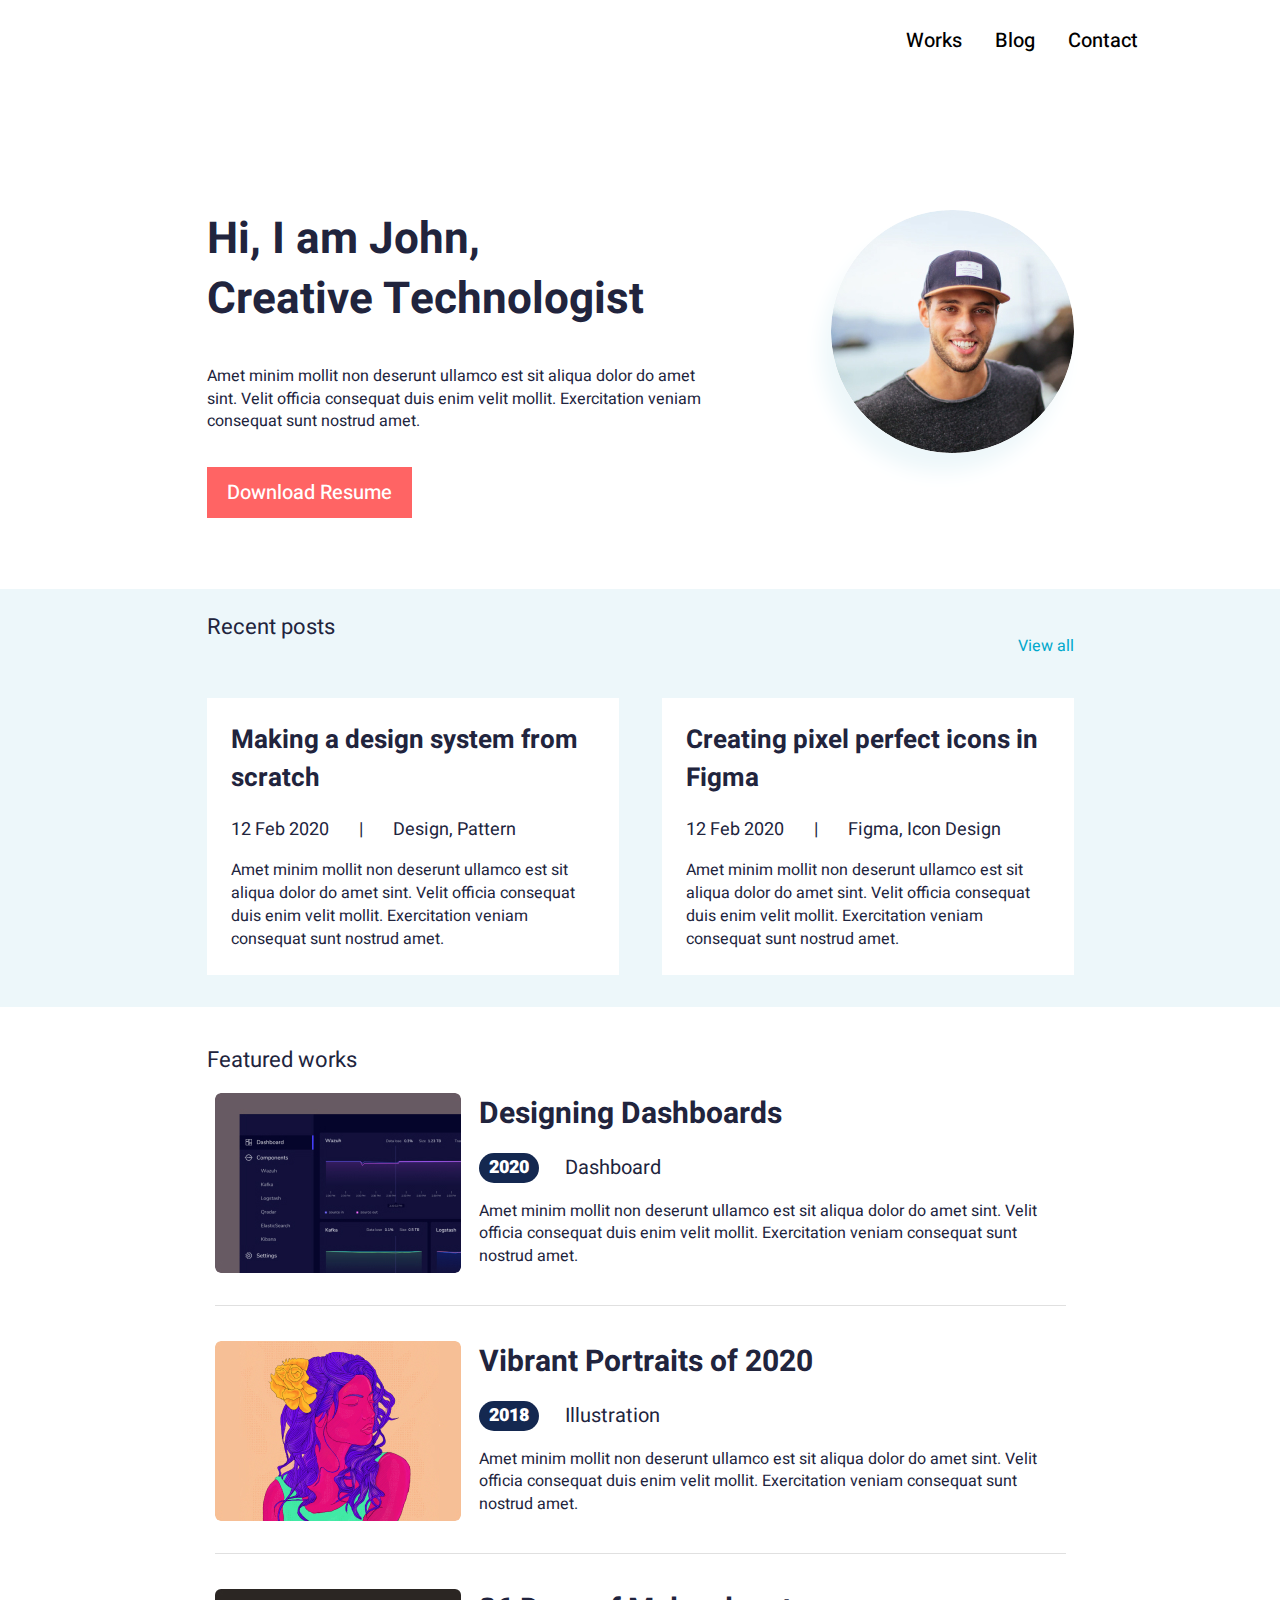
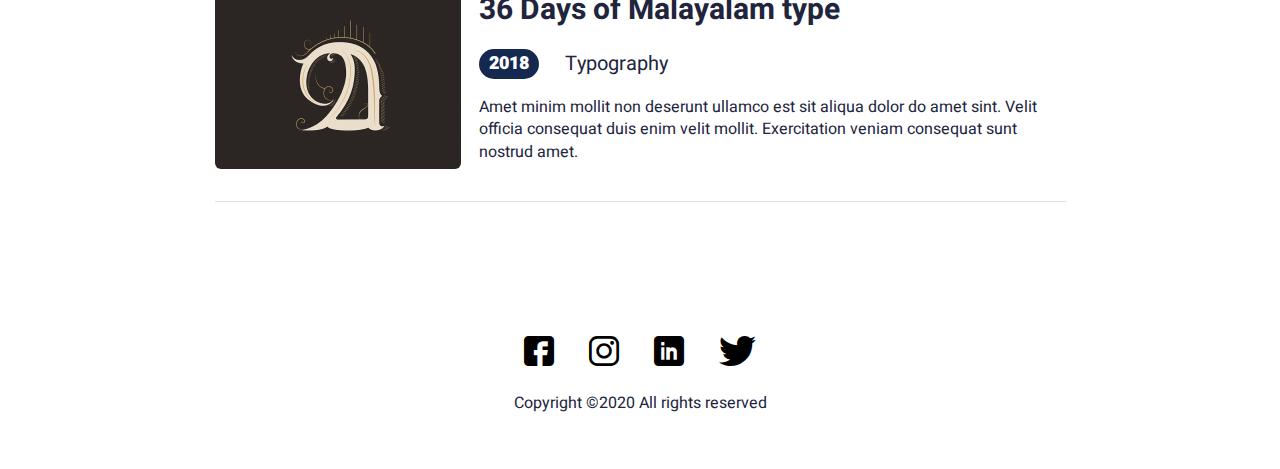
<file: index.html>
<!DOCTYPE html>
<html lang="en">
<head>
  <meta charset="UTF-8">
  <meta http-equiv="X-UA-Compatible" content="IE=edge">
  <meta name="viewport" content="width=device-width, initial-scale=1.0">
  <link rel="stylesheet" href="css/style.css">
  <link rel="stylesheet" href="css/iconFont.css">
  <title>Home Page</title>
</head>
<body>
  <div class="wrapper">
<header class="header">
  <!--bi = big indent-->
  <div class="header__content">
    <div class="menu header__menu">
      <div class="icon-menu menu-icon">
        <span></span>
        <span></span>
        <span></span>
      </div>
      <nav class="menu__body">
        <ul class="menu__list">
          <li class="menu__item"><a href="work.html" class="menu__link menu__link_active-1">Works</a></li>
          <li class="menu__item"><a href="blog.html" class="menu__link menu__link_active-2">Blog</a></li>
          <li class="menu__item"><a href="#" class="menu__link menu__link_active-3">Contact</a></li>
        </ul>
      </nav>
    </div>
  </div>
</header>    <main class="content content__main content__main--mobi">
      <section class="hello">
        <div class="_container">
          <div class="hello__body">
            <div class="hello__content">
              <div class="title-main hello__title">
                Hi, I am John, <br />Creative Technologist
              </div>
              <div class="text hello__text">
                Amet minim mollit non deserunt ullamco est sit aliqua dolor do amet sint. Velit officia consequat duis enim velit mollit. Exercitation veniam consequat sunt nostrud amet.
              </div>
              <button class="btn hello__btn">Download Resume</button>
            </div>
            <div class="hello__img">
              <img src="img/hi/photo.jpg" alt="John's photo">
            </div>
          </div>
        </div>
      </section>
      <section class="posts">
        <div class="_container">
          <div class="posts__header">
            <div class="label posts__label">Recent posts</div>
            <div class="posts__link">View all</div>
          </div>
          <div class="posts__columns">
            <div class="posts__column">
              <a href="#" class="title posts__title title--sm">
                Making a design system from scratch
              </a>
              <div class="posts__info info">
                <div class="info__item">12 Feb 2020 <span>|</span> Design, Pattern</div>
              </div>
              <div class="text">
                Amet minim mollit non deserunt ullamco est sit aliqua dolor do amet sint. Velit officia consequat duis enim velit mollit. Exercitation veniam consequat sunt nostrud amet.
              </div>
            </div>
            <div class="posts__column">
              <a href="#" class="title posts__title title--sm">
                Creating pixel perfect icons in Figma
              </a>
              <div class="posts__info info">
                <div class="info__item">12 Feb 2020 <span>|</span> Figma, Icon Design</div>
              </div>
              <div class="text">
                Amet minim mollit non deserunt ullamco est sit aliqua dolor do amet sint. Velit officia consequat duis enim velit mollit. Exercitation veniam consequat sunt nostrud amet.
              </div>
            </div>
          </div>
        </div>
      </section>
      <section class="featured-works">
        <div class="_container">
          <div class="label featured-works__label">Featured works</div>
          <div class="works">
            <div class="featured-works__row">
              <article class="works__column featured-works__column">
                <div class="works__column-row">
                  <a href="work-detail.html" class="works__img ibg">
                    <img src="img/works/img__1.jpg" alt="work">
                  </a>
                  <div class="works__column-content">
                    <a href="work-detail.html" class="title works__title">Designing Dashboards</a>
                    <div class="element works__element">
                      <div class="element__year">2020</div>
                      <div class="element__item works__element-item">Dashboard</div>
                    </div>
                    <div class="text">
                      Amet minim mollit non deserunt ullamco est sit aliqua dolor do amet sint. Velit officia consequat duis enim velit mollit. Exercitation veniam consequat sunt nostrud amet.
                    </div>
                  </div>
                </div>
              </article>
              <article class="works__column featured-works__column">
                <div class="works__column-row">
                  <a href="work-detail.html" class="works__img ibg">
                    <img src="img/works/img__2.jpg" alt="work">
                  </a>
                  <div class="works__column-content">
                    <a href="work-detail.html" class="title works__title">Vibrant Portraits of 2020</a>
                    <div class="element works__element">
                      <div class="element__year">2018</div>
                      <div class="element__item works__element-item">Illustration</div>
                    </div>
                    <div class="text">
                      Amet minim mollit non deserunt ullamco est sit aliqua dolor do amet sint. Velit officia consequat duis enim velit mollit. Exercitation veniam consequat sunt nostrud amet.
                    </div>
                  </div>
                </div>
              </article>
              <article class="works__column featured-works__column">
                <div class="works__column-row">
                  <a href="work-detail.html" class="works__img ibg">
                    <img src="img/works/img__3.jpg" alt="work">
                  </a>
                  <div class="works__column-content">
                    <a href="work-detail.html" class="title works__title">36 Days of Malayalam type</a>
                    <div class="element works__element">
                      <div class="element__year">2018</div>
                      <div class="element__item works__element-item">Typography</div>
                    </div>
                    <div class="text">
                      Amet minim mollit non deserunt ullamco est sit aliqua dolor do amet sint. Velit officia consequat duis enim velit mollit. Exercitation veniam consequat sunt nostrud amet.
                    </div>
                  </div>
                </div>
              </article>
            </div>
          </div>
        </div>
      </section>
    </main>
<footer class="footer">
  <div class="footer__body">
    <div class="footer__social">
      <a href="#" class="footer__item _icon-fb"></a>
      <a href="#" class="footer__item _icon-insta"></a>
      <a href="#" class="footer__item _icon-Linkedin"></a>
      <a href="#" class="footer__item _icon-twitter"></a>
    </div>
    <div class="text">
      Copyright ©2020 All rights reserved 
    </div>
  </div>
</footer>  </div>
  <script src="https://code.jquery.com/jquery-3.6.0.min.js"></script>
  <script src="js/script.js"></script>
</body>
</html>
</file>
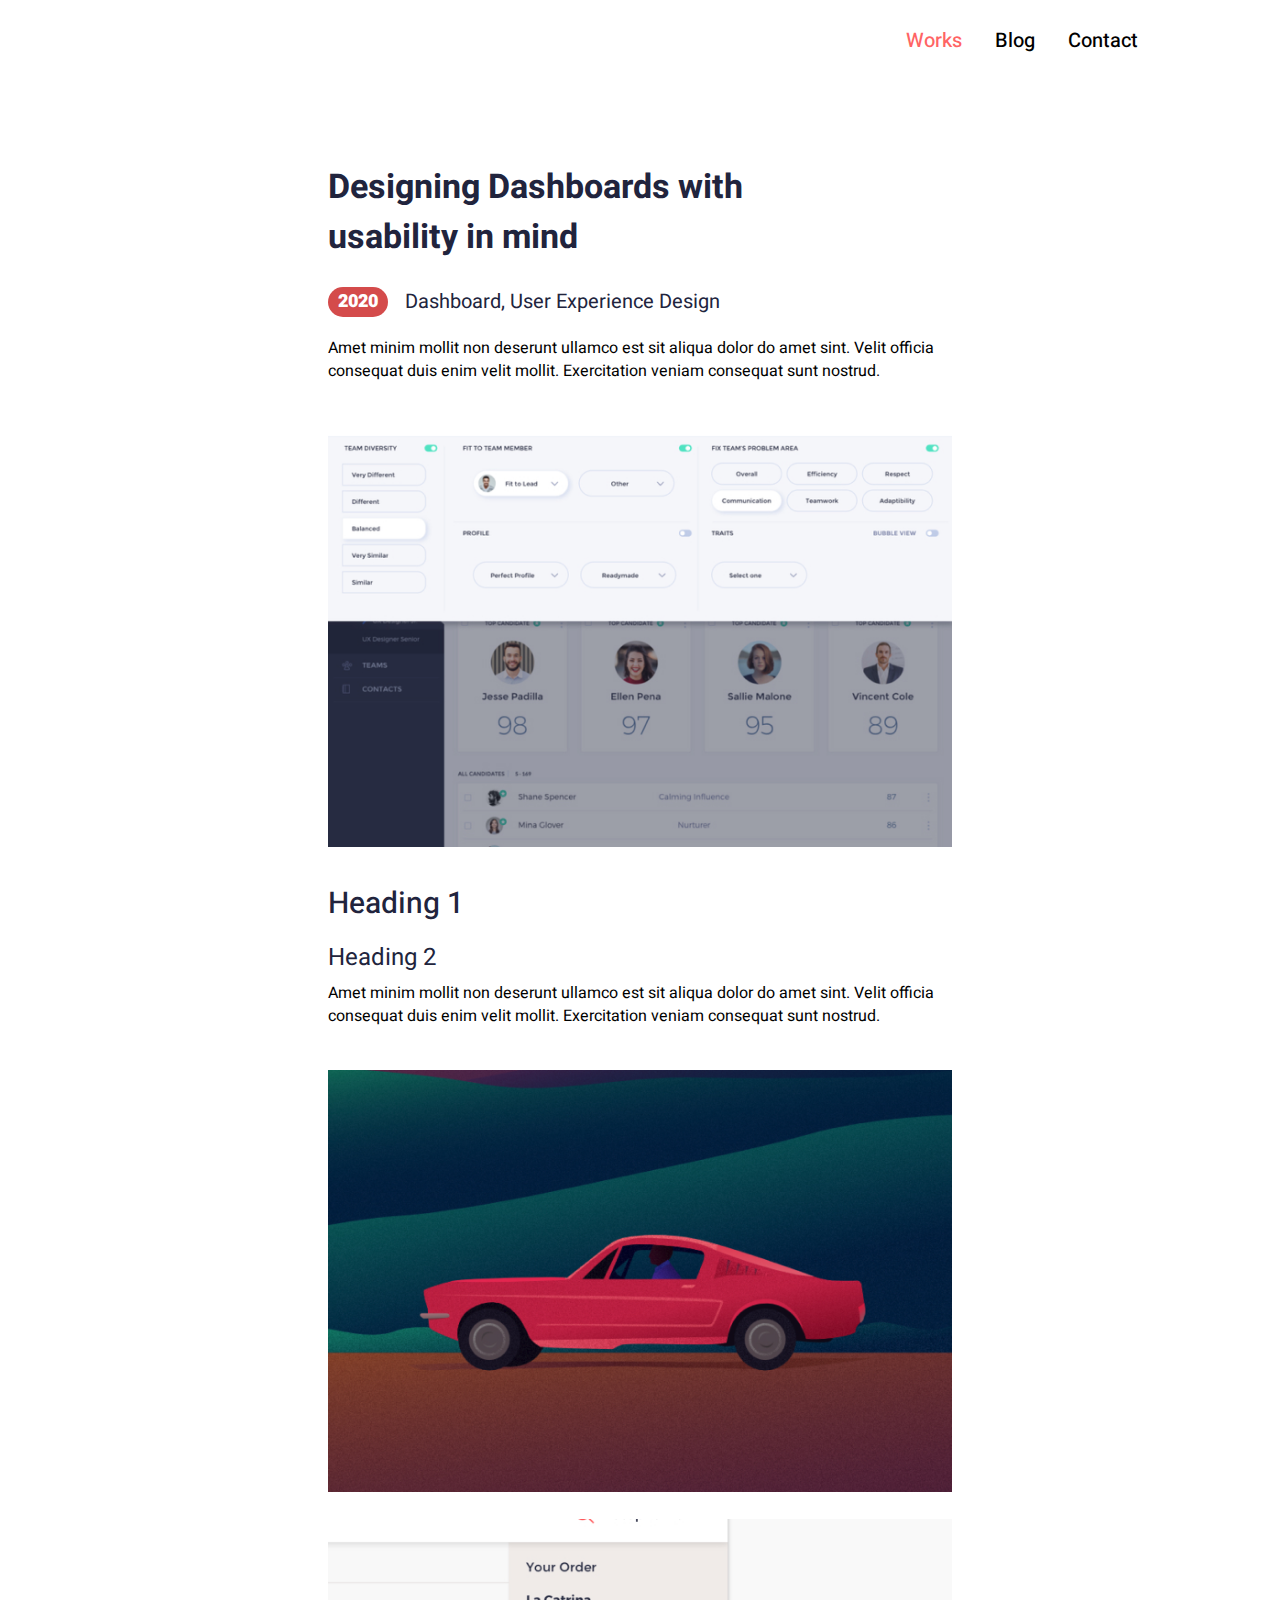
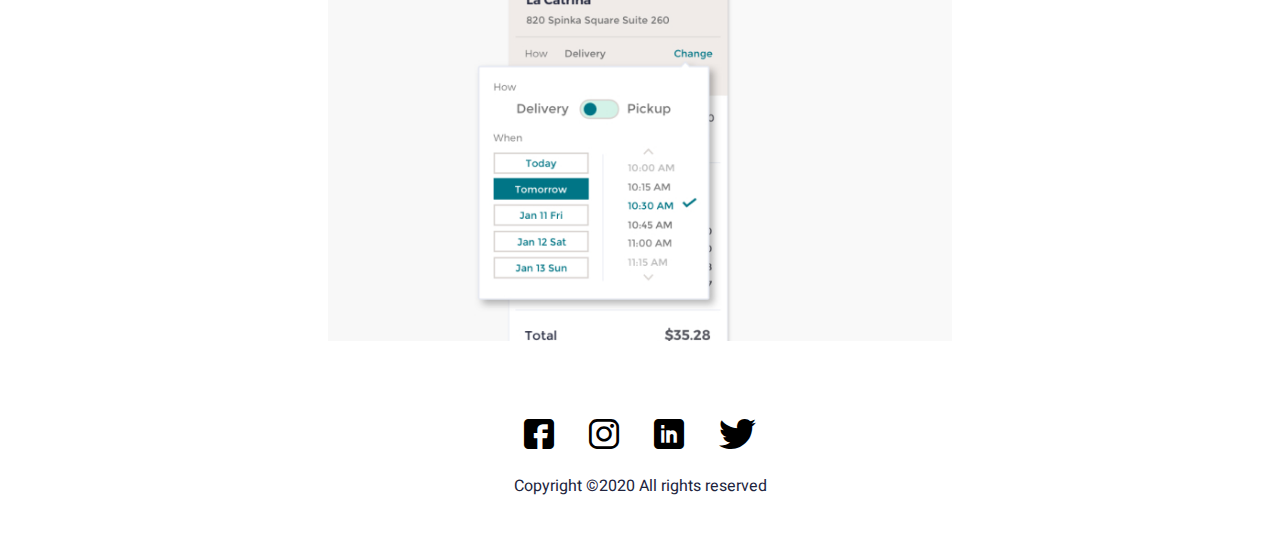
<file: work-detail.html>
<!DOCTYPE html>
<html lang="en">
<head>
  <meta charset="UTF-8">
  <meta http-equiv="X-UA-Compatible" content="IE=edge">
  <meta name="viewport" content="width=device-width, initial-scale=1.0">
  <link rel="stylesheet" href="css/style.css">
  <link rel="stylesheet" href="css/work-detail.css">
  <link rel="stylesheet" href="css/iconFont.css">
  <title>Work Detail</title>
</head>
<body>
  <div class="wrapper">
<header class="header">
  <!--bi = big indent-->
  <div class="header__content">
    <div class="menu header__menu">
      <div class="icon-menu menu-icon">
        <span></span>
        <span></span>
        <span></span>
      </div>
      <nav class="menu__body">
        <ul class="menu__list">
          <li class="menu__item"><a href="work.html" class="menu__link menu__link_active-1">Works</a></li>
          <li class="menu__item"><a href="blog.html" class="menu__link menu__link_active-2">Blog</a></li>
          <li class="menu__item"><a href="#" class="menu__link menu__link_active-3">Contact</a></li>
        </ul>
      </nav>
    </div>
  </div>
</header>    <main class="content">
      <div class="work-detail">
        <h1 class="work-detail__title">Designing Dashboards with usability in mind</h1>
        <div class="element work-detail__element">
          <div class="element__year element__year--p">2020</div>
          <div class="element__item">Dashboard, User Experience Design</div>
        </div>
        <div class="work-detail__text">
          <p>
            Amet minim mollit non deserunt ullamco est sit aliqua dolor do amet sint. Velit officia consequat duis enim velit mollit. Exercitation veniam consequat sunt nostrud.
          </p>
          <img src="img/works-detail/01.jpg" alt="image">
          <h2>Heading 1</h2> 
          <h3>Heading 2</h3>
          <p>
            Amet minim mollit non deserunt ullamco est sit aliqua dolor do amet sint. Velit officia consequat duis enim velit mollit. Exercitation veniam consequat sunt nostrud.
          </p>
          <img src="img/works-detail/02.jpg" alt="image">
          <img src="img/works-detail/03.jpg" alt="image"> 
        </div>
      </div>
    </main>
<footer class="footer">
  <div class="footer__body">
    <div class="footer__social">
      <a href="#" class="footer__item _icon-fb"></a>
      <a href="#" class="footer__item _icon-insta"></a>
      <a href="#" class="footer__item _icon-Linkedin"></a>
      <a href="#" class="footer__item _icon-twitter"></a>
    </div>
    <div class="text">
      Copyright ©2020 All rights reserved 
    </div>
  </div>
</footer>  </div>
  <script src="https://code.jquery.com/jquery-3.6.0.min.js"></script>
  <script src="js/script.js"></script>
</body>
</html>
</file>
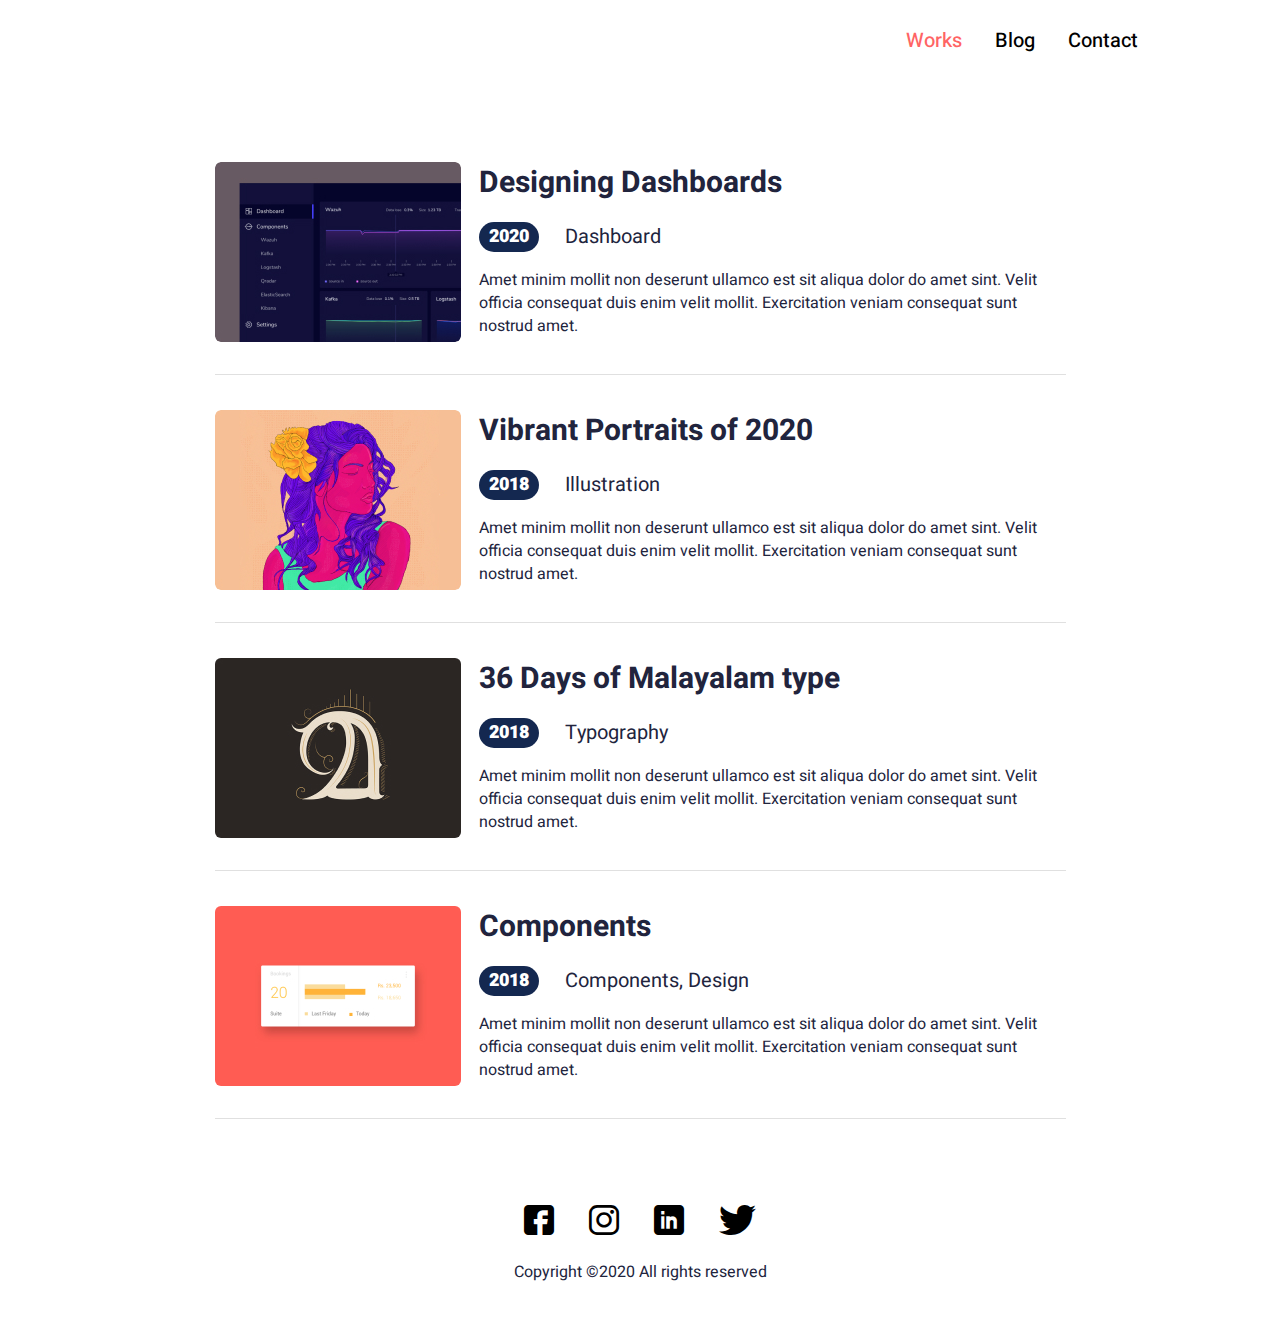
<file: work.html>
<!DOCTYPE html>
<html lang="en">
<head>
  <meta charset="UTF-8">
  <meta http-equiv="X-UA-Compatible" content="IE=edge">
  <meta name="viewport" content="width=device-width, initial-scale=1.0">
  <link rel="stylesheet" href="css/style.css">
  <link rel="stylesheet" href="css/work.css">
  <link rel="stylesheet" href="css/iconFont.css">
  <title>Work</title>
</head>
<body>
  <div class="wrapper">
<header class="header">
  <!--bi = big indent-->
  <div class="header__content">
    <div class="menu header__menu">
      <div class="icon-menu menu-icon">
        <span></span>
        <span></span>
        <span></span>
      </div>
      <nav class="menu__body">
        <ul class="menu__list">
          <li class="menu__item"><a href="work.html" class="menu__link menu__link_active-1">Works</a></li>
          <li class="menu__item"><a href="blog.html" class="menu__link menu__link_active-2">Blog</a></li>
          <li class="menu__item"><a href="#" class="menu__link menu__link_active-3">Contact</a></li>
        </ul>
      </nav>
    </div>
  </div>
</header>    <main class="content">
      <div class="work">
        <div class="_container works__container">
          <div class="works">
            <article class="works__column">
              <div class="works__column-row">
                <a href="work-detail.html" class="works__img ibg">
                  <img src="img/works/img__1.jpg" alt="work">
                </a>
                <div class="works__column-content">
                  <a href="work-detail.html" class="title works__title">Designing Dashboards</a>
                  <div class="element works__element">
                    <div class="element__year">2020</div>
                    <div class="element__item works__element-item">Dashboard</div>
                  </div>
                  <div class="text">
                    Amet minim mollit non deserunt ullamco est sit aliqua dolor do amet sint. Velit officia consequat duis enim velit mollit. Exercitation veniam consequat sunt nostrud amet.
                  </div>
                </div>
              </div>
            </article>
            <article class="works__column">
              <div class="works__column-row">
                <a href="work-detail.html" class="works__img ibg">
                  <img src="img/works/img__2.jpg" alt="work">
                </a>
                <div class="works__column-content">
                  <a href="work-detail.html" class="title works__title">Vibrant Portraits of 2020</a>
                  <div class="element works__element">
                    <div class="element__year">2018</div>
                    <div class="element__item works__element-item">Illustration</div>
                  </div>
                  <div class="text">
                    Amet minim mollit non deserunt ullamco est sit aliqua dolor do amet sint. Velit officia consequat duis enim velit mollit. Exercitation veniam consequat sunt nostrud amet.
                  </div>
                </div>
              </div>
            </article>
            <article class="works__column">
              <div class="works__column-row">
                <a href="work-detail.html" class="works__img ibg">
                  <img src="img/works/img__3.jpg" alt="work">
                </a>
                <div class="works__column-content">
                  <a href="work-detail.html" class="title works__title">36 Days of Malayalam type</a>
                  <div class="element works__element">
                    <div class="element__year">2018</div>
                    <div class="element__item works__element-item">Typography</div>
                  </div>
                  <div class="text">
                    Amet minim mollit non deserunt ullamco est sit aliqua dolor do amet sint. Velit officia consequat duis enim velit mollit. Exercitation veniam consequat sunt nostrud amet.
                  </div>
                </div>
              </div>
            </article>
            <article class="works__column">
                <div class="works__column-row">
                  <a href="work-detail.html" class="works__img ibg">
                    <img src="img/works/img__4.jpg" alt="work">
                  </a>
                  <div class="works__column-content">
                    <a href="work-detail.html" class="title works__title">Components</a>
                    <div class="element works__element">
                      <div class="element__year">2018</div>
                      <div class="element__item works__element-item">Components, Design</div>
                    </div>
                    <div class="text">
                      Amet minim mollit non deserunt ullamco est sit aliqua dolor do amet sint. Velit officia consequat duis enim velit mollit. Exercitation veniam consequat sunt nostrud amet.
                    </div>
                  </div>
                </div>
            </article>
            <article class="works__column">
                <div class="works__column-row">
                  <a href="work-detail.html" class="works__img ibg">
                    <img src="img/works/img__5.jpg" alt="work">
                  </a>
                  <div class="works__column-content">
                    <a href="work-detail.html" class="title works__title">Designing Landing pages</a>
                    <div class="element works__element">
                      <div class="element__year">2020</div>
                      <div class="element__item works__element-item">Website</div>
                    </div>
                    <div class="text">
                      Amet minim mollit non deserunt ullamco est sit aliqua dolor do amet sint. Velit officia consequat duis enim velit mollit. Exercitation veniam consequat sunt nostrud amet.
                    </div>
                  </div>
                </div>
            </article>
          </div>
        </div>
      </div>
    </main>
<footer class="footer">
  <div class="footer__body">
    <div class="footer__social">
      <a href="#" class="footer__item _icon-fb"></a>
      <a href="#" class="footer__item _icon-insta"></a>
      <a href="#" class="footer__item _icon-Linkedin"></a>
      <a href="#" class="footer__item _icon-twitter"></a>
    </div>
    <div class="text">
      Copyright ©2020 All rights reserved 
    </div>
  </div>
</footer>  </div>
  <script src="https://code.jquery.com/jquery-3.6.0.min.js"></script>
  <script src="js/script.js"></script>
</body>
</html>
</file>
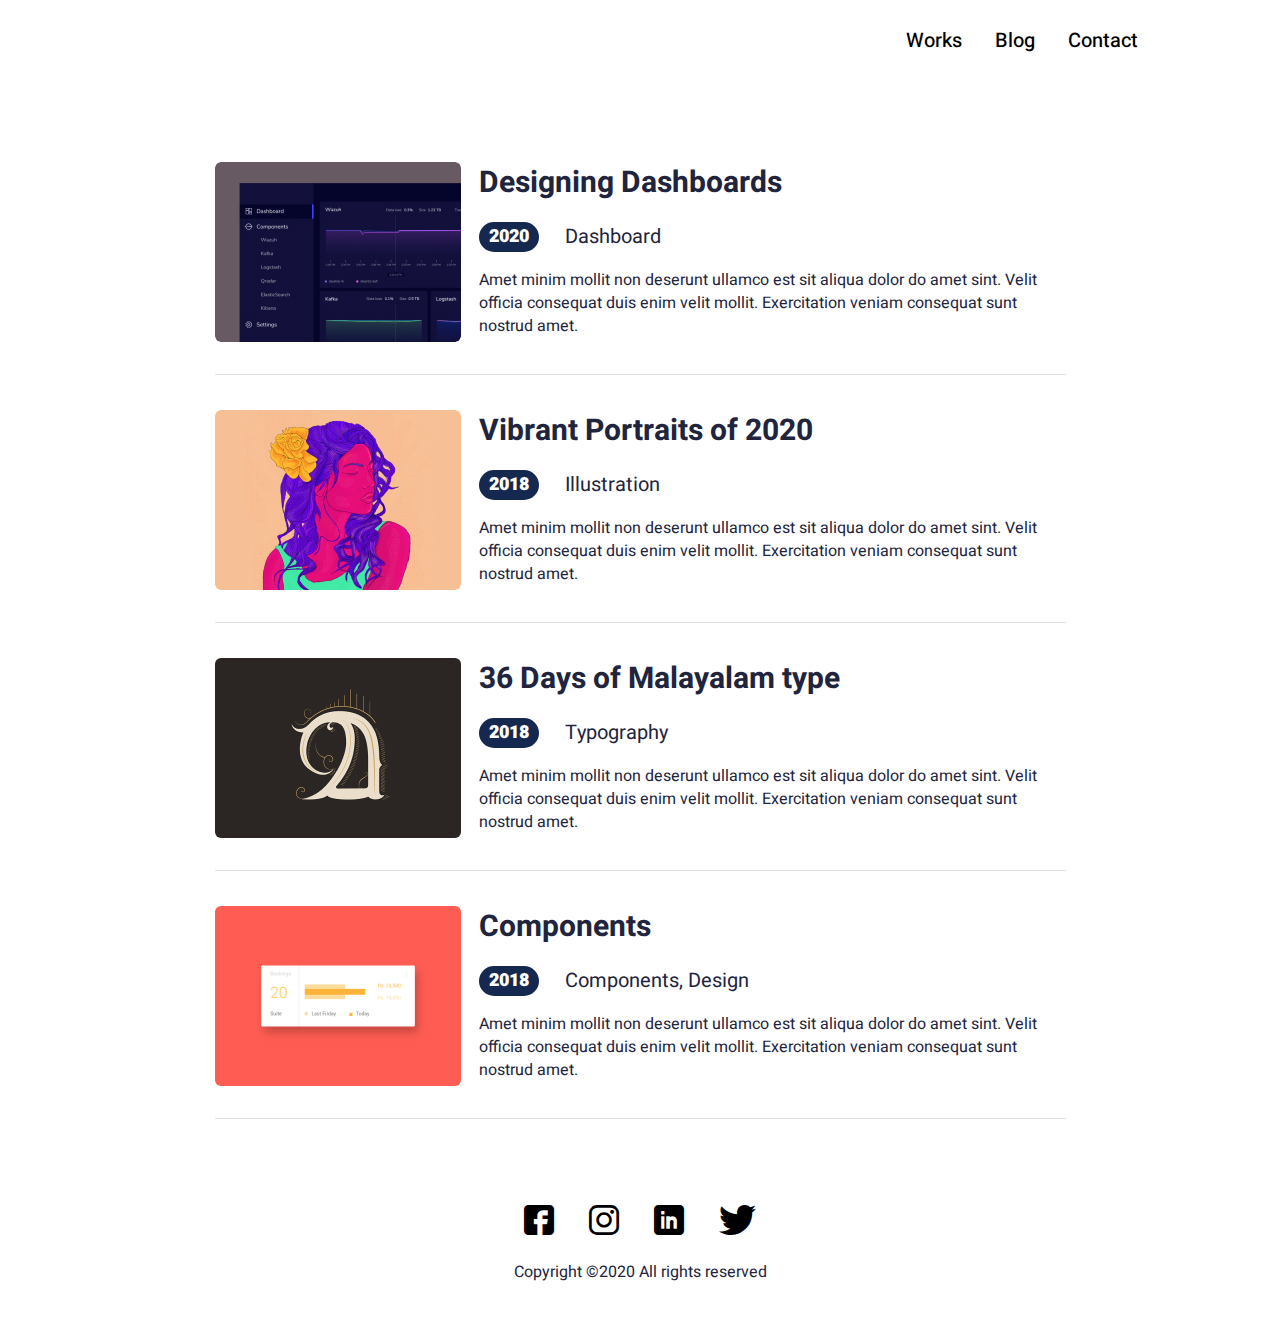
<file: works.html>
<!DOCTYPE html>
<html lang="en">
<head>
  <meta charset="UTF-8">
  <meta http-equiv="X-UA-Compatible" content="IE=edge">
  <meta name="viewport" content="width=device-width, initial-scale=1.0">
  <link rel="stylesheet" href="css/style.css">
  <link rel="stylesheet" href="css/works.css">
  <link rel="stylesheet" href="css/iconFont.css">
  <title>Work</title>
</head>
<body>
  <div class="wrapper">
<header class="header">
  <!--bi = big indent-->
  <div class="header__content">
    <div class="menu header__menu">
      <div class="icon-menu menu-icon">
        <span></span>
        <span></span>
        <span></span>
      </div>
      <nav class="menu__body">
        <ul class="menu__list">
          <li class="menu__item"><a href="#" class="menu__link menu__link_active-1">Works</a></li>
          <li class="menu__item"><a href="#" class="menu__link menu__link_active-2">Blog</a></li>
          <li class="menu__item"><a href="#" class="menu__link menu__link_active-3">Contact</a></li>
        </ul>
      </nav>
    </div>
  </div>
</header>    <main class="content">
      <div class="works">
        <div class="_container works__container">
          <div class="works">
            <div class="works__column">
              <div class="works__column-row">
                <a href="#" class="works__img ibg">
                  <img src="img/works/img__1.jpg" alt="work">
                </a>
                <div class="works__column-content">
                  <a href="#" class="title works__title">Designing Dashboards</a>
                  <div class="element works__element">
                    <div class="element__year">2020</div>
                    <div class="element__item">Dashboard</div>
                  </div>
                  <div class="text">
                    Amet minim mollit non deserunt ullamco est sit aliqua dolor do amet sint. Velit officia consequat duis enim velit mollit. Exercitation veniam consequat sunt nostrud amet.
                  </div>
                </div>
              </div>
            </div>
            <div class="works__column">
              <div class="works__column-row">
                <a href="#" class="works__img ibg">
                  <img src="img/works/img__2.jpg" alt="work">
                </a>
                <div class="works__column-content">
                  <a href="#" class="title works__title">Vibrant Portraits of 2020</a>
                  <div class="element works__element">
                    <div class="element__year">2018</div>
                    <div class="element__item">Illustration</div>
                  </div>
                  <div class="text">
                    Amet minim mollit non deserunt ullamco est sit aliqua dolor do amet sint. Velit officia consequat duis enim velit mollit. Exercitation veniam consequat sunt nostrud amet.
                  </div>
                </div>
              </div>
            </div>
            <div class="works__column">
              <div class="works__column-row">
                <a href="#" class="works__img ibg">
                  <img src="img/works/img__3.jpg" alt="work">
                </a>
                <div class="works__column-content">
                  <a href="#" class="title works__title">36 Days of Malayalam type</a>
                  <div class="element works__element">
                    <div class="element__year">2018</div>
                    <div class="element__item">Typography</div>
                  </div>
                  <div class="text">
                    Amet minim mollit non deserunt ullamco est sit aliqua dolor do amet sint. Velit officia consequat duis enim velit mollit. Exercitation veniam consequat sunt nostrud amet.
                  </div>
                </div>
              </div>
            </div>
            <div class="works__column">
                <div class="works__column-row">
                  <a href="#" class="works__img ibg">
                    <img src="img/works/img__4.jpg" alt="work">
                  </a>
                  <div class="works__column-content">
                    <a href="#" class="title works__title">Components</a>
                    <div class="element works__element">
                      <div class="element__year">2018</div>
                      <div class="element__item">Components, Design</div>
                    </div>
                    <div class="text">
                      Amet minim mollit non deserunt ullamco est sit aliqua dolor do amet sint. Velit officia consequat duis enim velit mollit. Exercitation veniam consequat sunt nostrud amet.
                    </div>
                  </div>
                </div>
            </div>
            <div class="works__column">
                <div class="works__column-row">
                  <a href="#" class="works__img ibg">
                    <img src="img/works/img__5.jpg" alt="work">
                  </a>
                  <div class="works__column-content">
                    <a href="#" class="title works__title">Designing Landing pages</a>
                    <div class="element works__element">
                      <div class="element__year">2020</div>
                      <div class="element__item">Website</div>
                    </div>
                    <div class="text">
                      Amet minim mollit non deserunt ullamco est sit aliqua dolor do amet sint. Velit officia consequat duis enim velit mollit. Exercitation veniam consequat sunt nostrud amet.
                    </div>
                  </div>
                </div>
            </div>
          </div>
        </div>
      </div>
    </main>
<footer class="footer">
  <div class="footer__body">
    <div class="footer__social">
      <a href="#" class="footer__item _icon-fb"></a>
      <a href="#" class="footer__item _icon-insta"></a>
      <a href="#" class="footer__item _icon-Linkedin"></a>
      <a href="#" class="footer__item _icon-twitter"></a>
    </div>
    <div class="text">
      Copyright ©2020 All rights reserved 
    </div>
  </div>
</footer>  </div>
  <script src="https://code.jquery.com/jquery-3.6.0.min.js"></script>
  <script src="js/script.js"></script>
</body>
</html>
</file>
<file: css/style.css>
@import url("https://fonts.googleapis.com/css?family=Heebo:regular,500,700,900&display=swap");
.ibg {
  background-position: center;
  background-size: cover;
  background-repeat: no-repeat;
  position: relative;
}
.ibg img {
  width: 0;
  height: 0;
  position: absolute;
  top: 0;
  left: 0;
}

* {
  padding: 0;
  margin: 0;
  border: 0;
}

*, *:before, *:after {
  -webkit-box-sizing: border-box;
  box-sizing: border-box;
}

:focus, :active {
  outline: none;
}

a:focus, a:active {
  outline: none;
}

nav, footer, header, aside {
  display: block;
}

html, body {
  height: 100%;
  width: 100%;
  font-size: 100%;
  color: #21243D;
  line-height: 1;
  font-size: 14px;
  -ms-text-size-adjust: 100%;
  -moz-text-size-adjust: 100%;
  -webkit-text-size-adjust: 100%;
}

input, button, textarea {
  font-family: inherit;
}

input::-ms-clear {
  display: none;
}

button {
  cursor: pointer;
}

button::-moz-focus-inner {
  padding: 0;
  border: 0;
}

a, a:visited {
  text-decoration: none;
}

a:hover {
  text-decoration: none;
}

ul li {
  list-style: none;
}

img {
  vertical-align: top;
}

h1, h2, h3, h4, h5, h6 {
  font-size: inherit;
  font-weight: 400;
}

.title-main {
  font-weight: bold;
  font-size: 44px;
  line-height: 136.3636363636%;
}
@media (max-width: 779.98px) {
  .title-main {
    font-size: 33px;
  }
}

.title {
  font-weight: bold;
  font-size: 30px;
  line-height: 146.6666666667%;
  color: inherit;
  -webkit-transition: color 0.3s ease 0s;
  -o-transition: color 0.3s ease 0s;
  transition: color 0.3s ease 0s;
}
@media (min-width: 779.98px) {
  .title:hover {
    color: #d44b4b;
  }
}
@media (max-width: 779.98px) {
  .title {
    font-size: 24px;
  }
}
.title--sm {
  font-size: 26px;
  line-height: 146.1538461538%;
}
@media (max-width: 779.98px) {
  .title--sm {
    font-size: 22px;
  }
}

.label {
  font-size: 22px;
}
@media (max-width: 779.98px) {
  .label {
    font-size: 18px;
  }
}

.text {
  font-size: 16px;
  line-height: 143.75%;
}

.info {
  font-size: 18px;
}
@media (max-width: 779.98px) {
  .info {
    font-size: 16px;
  }
}
.info__item span {
  padding: 0 26px;
}
.info__label {
  padding: 0 0 0 26px;
}

.btn {
  display: -webkit-inline-box;
  display: -ms-inline-flexbox;
  display: inline-flex;
  -webkit-box-pack: center;
      -ms-flex-pack: center;
          justify-content: center;
  -webkit-box-align: center;
      -ms-flex-align: center;
          align-items: center;
  font-weight: 500;
  font-size: 20px;
  line-height: 145%;
  color: #FFFFFF;
  padding: 11px 20px;
  background-color: #FF6464;
  -webkit-transition: all 0.3s ease 0s;
  -o-transition: all 0.3s ease 0s;
  transition: all 0.3s ease 0s;
}
.btn:hover {
  background-color: #d44b4b;
}

.element {
  display: -webkit-box;
  display: -ms-flexbox;
  display: flex;
  -webkit-box-align: center;
      -ms-flex-align: center;
          align-items: center;
}
.element__year {
  font-weight: 900;
  font-size: 18px;
  color: #FFFFFF;
  background-color: #142850;
  padding: 6px 10px;
  border-radius: 16px;
}
.element__year--p {
  background-color: #d44b4b;
}
.element__item {
  font-size: 20px;
}
@media (max-width: 779.98px) {
  .element__item {
    font-size: 16px;
  }
}

.header__content {
  max-width: 1016px;
  margin: 0 auto;
  padding: 0 10px;
}
.header__menu {
  display: -webkit-box;
  display: -ms-flexbox;
  display: flex;
  -webkit-box-align: center;
      -ms-flex-align: center;
          align-items: center;
  -webkit-box-pack: end;
      -ms-flex-pack: end;
          justify-content: flex-end;
  height: 82px;
}
@media (max-width: 779.98px) {
  .header__menu {
    height: 50px;
  }
}

.menu__list {
  display: -webkit-box;
  display: -ms-flexbox;
  display: flex;
}
.menu__item {
  margin: 0 0 0 33px;
}
@media (max-width: 779.98px) {
  .menu__item {
    margin: 0 0 25px 0 !important;
  }
  .menu__item:last-child {
    margin: 0 !important;
  }
}
.menu__link {
  font-weight: 500;
  font-size: 20px;
  color: #000000;
  -webkit-transition: all 0.3s ease 0s;
  -o-transition: all 0.3s ease 0s;
  transition: all 0.3s ease 0s;
}
@media (min-width: 1003.98px) {
  .menu__link:hover {
    color: #FF6464;
  }
}
@media (max-width: 779.98px) {
  .menu__link {
    font-size: 35px !important;
  }
}

.menu-icon {
  display: none;
}

@media (max-width: 779.98px) {
  body._lock {
    overflow: hidden;
  }

  .icon-menu {
    display: block;
    width: 30px;
    height: 18px;
    position: relative;
    z-index: 101;
  }
  .icon-menu span {
    position: absolute;
    left: 0;
    width: 100%;
    height: 2px;
    background-color: #000000;
    top: 50%;
    -webkit-transform: translateY(-50%);
        -ms-transform: translateY(-50%);
            transform: translateY(-50%);
    -webkit-transition: all 0.3s ease 0s;
    -o-transition: all 0.3s ease 0s;
    transition: all 0.3s ease 0s;
  }
  .icon-menu span:first-child {
    top: 0;
  }
  .icon-menu span:last-child {
    top: 100%;
  }

  .icon-menu._active span {
    -webkit-transform: scale(0);
        -ms-transform: scale(0);
            transform: scale(0);
  }
  .icon-menu._active span:first-child {
    -webkit-transform: rotate(45deg);
        -ms-transform: rotate(45deg);
            transform: rotate(45deg);
    top: 50%;
  }
  .icon-menu._active span:last-child {
    -webkit-transform: rotate(-45deg);
        -ms-transform: rotate(-45deg);
            transform: rotate(-45deg);
    top: 50%;
  }

  .menu__body {
    position: fixed;
    top: 0;
    left: 0;
    width: 100%;
    height: 100%;
    background-color: rgba(255, 255, 255, 0.8);
    top: -100%;
    -webkit-transition: all 0.4s ease 0s;
    -o-transition: all 0.4s ease 0s;
    transition: all 0.4s ease 0s;
    overflow: auto;
    z-index: 100;
  }
  .menu__body._active {
    top: 0;
  }
  .menu__list {
    display: block !important;
    text-align: center;
    margin: 70px 0 0 0;
  }
}
.footer {
  padding: 51px 0 54px 0;
}
.footer__body {
  text-align: center;
}
.footer__social {
  display: -webkit-box;
  display: -ms-flexbox;
  display: flex;
  -webkit-box-align: center;
      -ms-flex-align: center;
          align-items: center;
  -webkit-box-pack: center;
      -ms-flex-pack: center;
          justify-content: center;
  font-size: 30px;
  margin: 0 0 26px 0;
}
.footer__item {
  margin: 0 35px 0 0;
  color: #000;
  -webkit-transition: color 0.3s ease 0s;
  -o-transition: color 0.3s ease 0s;
  transition: color 0.3s ease 0s;
}
.footer__item:last-child {
  margin: 0;
}
@media (min-width: 1003.98px) {
  .footer__item:hover {
    color: #FF6464;
  }
}

.works {
  padding: 0 8px;
}
.works__column {
  border-bottom: 1px solid #E0E0E0;
  padding: 0 0 32px 0;
  margin: 0 0 35px 0;
}
.works__column:last-child {
  margin-bottom: 0;
}
.works__column:last-child:not(.featured-works__column) {
  display: none;
}
@media (max-width: 779.98px) {
  .works__column:last-child {
    display: block !important;
  }
}
@media (max-width: 779.98px) {
  .works__column:not(:first-child, :last-child, .featured-works__column) {
    display: none;
  }
}
.works__column-row {
  display: -webkit-box;
  display: -ms-flexbox;
  display: flex;
  -webkit-box-align: start;
      -ms-flex-align: start;
          align-items: flex-start;
}
@media (max-width: 779.98px) {
  .works__column-row {
    -webkit-box-orient: vertical;
    -webkit-box-direction: normal;
        -ms-flex-direction: column;
            flex-direction: column;
  }
}
.works__img {
  -webkit-box-flex: 0;
      -ms-flex: 0 0 246px;
          flex: 0 0 246px;
  min-height: 180px;
  border-radius: 6px;
}
@media (max-width: 779.98px) {
  .works__img {
    width: 100%;
    margin: 0 0 17px 0;
  }
}
.works__column-content {
  margin: 0 0 0 18px;
}
.works__column-content *:last-child {
  margin-bottom: 0;
}
@media (max-width: 779.98px) {
  .works__column-content {
    margin: 0;
  }
}
.works__title {
  display: block;
  margin: 0 0 16px 0;
  -webkit-transition: color 0.3s ease 0s;
  -o-transition: color 0.3s ease 0s;
  transition: color 0.3s ease 0s;
}
.works__element {
  margin: 0 0 17px 0;
}
.works__element-item {
  margin: 0 0 0 26px;
}

._container {
  max-width: 867px;
  margin: 0 auto;
}
@media (max-width: 1003.98px) {
  ._container {
    max-width: 750px;
  }
}
@media (max-width: 779.98px) {
  ._container {
    max-width: none;
    padding: 0 10px;
  }
}

body {
  font-family: "Heebo";
}

.wrapper {
  min-height: 100%;
  width: 100%;
  overflow: hidden;
  display: -webkit-box;
  display: -ms-flexbox;
  display: flex;
  -webkit-box-orient: vertical;
  -webkit-box-direction: normal;
      -ms-flex-direction: column;
          flex-direction: column;
}

.content {
  -webkit-box-flex: 1;
      -ms-flex: 1 1 auto;
          flex: 1 1 auto;
  padding: 80px 0 0 0;
}
@media (max-width: 779.98px) {
  .content {
    padding: 24px 0 0 0;
  }
}
.content__main {
  padding: 128px 0 0 0;
}
@media (max-width: 779.98px) {
  .content__main--mobi {
    padding: 33px 0 0 0;
  }
}

.hello {
  padding: 0 0 71px 0;
}
@media (max-width: 779.98px) {
  .hello {
    padding: 0 0 59px 0;
  }
}
.hello__body {
  display: -webkit-box;
  display: -ms-flexbox;
  display: flex;
  -webkit-box-pack: justify;
      -ms-flex-pack: justify;
          justify-content: space-between;
  -webkit-box-align: start;
      -ms-flex-align: start;
          align-items: flex-start;
}
@media (max-width: 779.98px) {
  .hello__body {
    -webkit-box-orient: vertical;
    -webkit-box-direction: reverse;
        -ms-flex-direction: column-reverse;
            flex-direction: column-reverse;
    -webkit-box-align: center;
        -ms-flex-align: center;
            align-items: center;
    text-align: center;
    padding: 0 16px;
  }
}
.hello__content {
  -webkit-box-flex: 0;
      -ms-flex: 0 1 60%;
          flex: 0 1 60%;
}
.hello__content *:last-child {
  margin-bottom: 0;
}
.hello__title {
  margin: 0 0 35px 0;
}
@media (max-width: 767.98px) {
  .hello__title {
    margin: 0 0 21 0;
  }
}
.hello__text {
  margin: 0 0 34px 0;
}
@media (max-width: 767.98px) {
  .hello__text {
    margin: 0 0 27 0;
  }
}
.hello__btn {
  margin: 0 0 20px 0;
}
.hello__img {
  -webkit-box-flex: 0;
      -ms-flex: 0 0 243px;
          flex: 0 0 243px;
  height: 243px;
  overflow: hidden;
  border-radius: 50%;
  -webkit-box-shadow: -10px 20px 20px -1px #EDF7FA;
          box-shadow: -10px 20px 20px -1px #EDF7FA;
}
.hello__img img {
  max-width: 100%;
}
@media (max-width: 779.98px) {
  .hello__img {
    margin: 0 0 34px 0;
    width: 174px;
    max-height: 180px;
  }
}

.posts {
  background-color: #EDF7FA;
  padding: 27px 0 32px 0;
}
.posts__header {
  padding: 0 0 22px 0;
  display: -webkit-box;
  display: -ms-flexbox;
  display: flex;
  -webkit-box-pack: justify;
      -ms-flex-pack: justify;
          justify-content: space-between;
}
@media (max-width: 779.98px) {
  .posts__header {
    -webkit-box-pack: center;
        -ms-flex-pack: center;
            justify-content: center;
  }
}
.posts__link {
  font-size: 16px;
  line-height: 60px;
  color: #00A8CC;
  cursor: pointer;
}
@media (max-width: 779.98px) {
  .posts__link {
    display: none;
  }
}
.posts__columns {
  display: -webkit-box;
  display: -ms-flexbox;
  display: flex;
  margin: 0 -21.5px;
}
@media (max-width: 779.98px) {
  .posts__columns {
    -webkit-box-orient: vertical;
    -webkit-box-direction: normal;
        -ms-flex-direction: column;
            flex-direction: column;
  }
}
.posts__column {
  -webkit-box-flex: 0;
      -ms-flex: 0 1 50%;
          flex: 0 1 50%;
  background-color: #fff;
  margin: 0 21.5px;
  padding: 24px;
}
@media (max-width: 779.98px) {
  .posts__column {
    margin: 0 0 29px 0;
  }
  .posts__column:last-child {
    margin: 0 0 0 0;
  }
}
.posts__title {
  display: block;
  margin: 0 0 23px 0;
}
.posts__info {
  margin: 0 0 20px 0;
}

.featured-works {
  padding: 42px 0 83px 0;
}
@media (max-width: 779.98px) {
  .featured-works__row {
    display: -webkit-box;
    display: -ms-flexbox;
    display: flex;
    overflow: auto;
  }
}
@media (max-width: 779.98px) {
  .featured-works__column {
    -webkit-box-flex: 0;
        -ms-flex: 0 0 80%;
            flex: 0 0 80%;
    margin: 0 15px 0 0;
    display: block;
  }
}
.featured-works__label {
  margin: 0 0 22px 0;
}
@media (max-width: 779.98px) {
  .featured-works__label {
    text-align: center;
  }
}
</file>
<file: css/iconFont.css>
@font-face {
  font-family: 'icons';
  src:
    url('../fonts/icons.ttf?jidljz') format('truetype'),
    url('../fonts/icons.woff?jidljz') format('woff'),
    url('../fonts/icons.svg?jidljz#icons') format('svg');
  font-weight: normal;
  font-style: normal;
  font-display: block;
}

[class^="_icon-"], [class*=" _icon-"] {
  /* use !important to prevent issues with browser extensions that change fonts */
  font-family: 'icons' !important;
  speak: never;
  font-style: normal;
  font-weight: normal;
  font-variant: normal;
  text-transform: none;
  line-height: 1;

  /* Better Font Rendering =========== */
  -webkit-font-smoothing: antialiased;
  -moz-osx-font-smoothing: grayscale;
}

._icon-fb:before {
  content: "\e900";
}
._icon-insta:before {
  content: "\e901";
}
._icon-Linkedin:before {
  content: "\e902";
}
._icon-twitter:before {
  content: "\e903";
}
</file>
<file: css/work-detail.css>
@import url("https://fonts.googleapis.com/css?family=Heebo:regular,500,700,900&display=swap");
.ibg {
  background-position: center;
  background-size: cover;
  background-repeat: no-repeat;
  position: relative;
}
.ibg img {
  width: 0;
  height: 0;
  position: absolute;
  top: 0;
  left: 0;
}

* {
  padding: 0;
  margin: 0;
  border: 0;
}

*, *:before, *:after {
  -webkit-box-sizing: border-box;
  box-sizing: border-box;
}

:focus, :active {
  outline: none;
}

a:focus, a:active {
  outline: none;
}

nav, footer, header, aside {
  display: block;
}

html, body {
  height: 100%;
  width: 100%;
  font-size: 100%;
  color: #21243D;
  line-height: 1;
  font-size: 14px;
  -ms-text-size-adjust: 100%;
  -moz-text-size-adjust: 100%;
  -webkit-text-size-adjust: 100%;
}

input, button, textarea {
  font-family: inherit;
}

input::-ms-clear {
  display: none;
}

button {
  cursor: pointer;
}

button::-moz-focus-inner {
  padding: 0;
  border: 0;
}

a, a:visited {
  text-decoration: none;
}

a:hover {
  text-decoration: none;
}

ul li {
  list-style: none;
}

img {
  vertical-align: top;
}

h1, h2, h3, h4, h5, h6 {
  font-size: inherit;
  font-weight: 400;
}

.title-main {
  font-weight: bold;
  font-size: 44px;
  line-height: 136.3636363636%;
}
@media (max-width: 779.98px) {
  .title-main {
    font-size: 33px;
  }
}

.title {
  font-weight: bold;
  font-size: 30px;
  line-height: 146.6666666667%;
  color: inherit;
  -webkit-transition: color 0.3s ease 0s;
  -o-transition: color 0.3s ease 0s;
  transition: color 0.3s ease 0s;
}
@media (min-width: 779.98px) {
  .title:hover {
    color: #d44b4b;
  }
}
@media (max-width: 779.98px) {
  .title {
    font-size: 24px;
  }
}
.title--sm {
  font-size: 26px;
  line-height: 146.1538461538%;
}
@media (max-width: 779.98px) {
  .title--sm {
    font-size: 22px;
  }
}

.label {
  font-size: 22px;
}
@media (max-width: 779.98px) {
  .label {
    font-size: 18px;
  }
}

.text {
  font-size: 16px;
  line-height: 143.75%;
}

.info {
  font-size: 18px;
}
@media (max-width: 779.98px) {
  .info {
    font-size: 16px;
  }
}
.info__item span {
  padding: 0 26px;
}
.info__label {
  padding: 0 0 0 26px;
}

.btn {
  display: -webkit-inline-box;
  display: -ms-inline-flexbox;
  display: inline-flex;
  -webkit-box-pack: center;
      -ms-flex-pack: center;
          justify-content: center;
  -webkit-box-align: center;
      -ms-flex-align: center;
          align-items: center;
  font-weight: 500;
  font-size: 20px;
  line-height: 145%;
  color: #FFFFFF;
  padding: 11px 20px;
  background-color: #FF6464;
  -webkit-transition: all 0.3s ease 0s;
  -o-transition: all 0.3s ease 0s;
  transition: all 0.3s ease 0s;
}
.btn:hover {
  background-color: #d44b4b;
}

.element {
  display: -webkit-box;
  display: -ms-flexbox;
  display: flex;
}
.element__year {
  font-weight: 900;
  font-size: 18px;
  color: #FFFFFF;
  background-color: #142850;
  padding: 6px 10px;
  border-radius: 16px;
  -ms-flex-item-align: start;
      align-self: flex-start;
}
.element__year--p {
  background-color: #d44b4b;
}
.element__item {
  margin: 0 0 0 17px;
  font-size: 20px;
}
@media (max-width: 779.98px) {
  .element__item {
    font-size: 16px;
  }
}

.header__content {
  max-width: 1016px;
  margin: 0 auto;
  padding: 0 10px;
}
.header__menu {
  display: -webkit-box;
  display: -ms-flexbox;
  display: flex;
  -webkit-box-align: center;
      -ms-flex-align: center;
          align-items: center;
  -webkit-box-pack: end;
      -ms-flex-pack: end;
          justify-content: flex-end;
  height: 82px;
}
@media (max-width: 779.98px) {
  .header__menu {
    height: 50px;
  }
}

.menu__list {
  display: -webkit-box;
  display: -ms-flexbox;
  display: flex;
}
.menu__item {
  margin: 0 0 0 33px;
}
@media (max-width: 779.98px) {
  .menu__item {
    margin: 0 0 25px 0 !important;
  }
  .menu__item:last-child {
    margin: 0 !important;
  }
}
.menu__link {
  font-weight: 500;
  font-size: 20px;
  color: #000000;
  -webkit-transition: all 0.3s ease 0s;
  -o-transition: all 0.3s ease 0s;
  transition: all 0.3s ease 0s;
}
@media (min-width: 1003.98px) {
  .menu__link:hover {
    color: #FF6464;
  }
}
@media (max-width: 779.98px) {
  .menu__link {
    font-size: 35px !important;
  }
}

.menu-icon {
  display: none;
}

@media (max-width: 779.98px) {
  body._lock {
    overflow: hidden;
  }

  .icon-menu {
    display: block;
    width: 30px;
    height: 18px;
    position: relative;
    z-index: 101;
  }
  .icon-menu span {
    position: absolute;
    left: 0;
    width: 100%;
    height: 2px;
    background-color: #000000;
    top: 50%;
    -webkit-transform: translateY(-50%);
        -ms-transform: translateY(-50%);
            transform: translateY(-50%);
    -webkit-transition: all 0.3s ease 0s;
    -o-transition: all 0.3s ease 0s;
    transition: all 0.3s ease 0s;
  }
  .icon-menu span:first-child {
    top: 0;
  }
  .icon-menu span:last-child {
    top: 100%;
  }

  .icon-menu._active span {
    -webkit-transform: scale(0);
        -ms-transform: scale(0);
            transform: scale(0);
  }
  .icon-menu._active span:first-child {
    -webkit-transform: rotate(45deg);
        -ms-transform: rotate(45deg);
            transform: rotate(45deg);
    top: 50%;
  }
  .icon-menu._active span:last-child {
    -webkit-transform: rotate(-45deg);
        -ms-transform: rotate(-45deg);
            transform: rotate(-45deg);
    top: 50%;
  }

  .menu__body {
    position: fixed;
    top: 0;
    left: 0;
    width: 100%;
    height: 100%;
    background-color: rgba(255, 255, 255, 0.8);
    top: -100%;
    -webkit-transition: all 0.4s ease 0s;
    -o-transition: all 0.4s ease 0s;
    transition: all 0.4s ease 0s;
    overflow: auto;
    z-index: 100;
  }
  .menu__body._active {
    top: 0;
  }
  .menu__list {
    display: block !important;
    text-align: center;
    margin: 70px 0 0 0;
  }
}
.footer {
  padding: 51px 0 54px 0;
}
.footer__body {
  text-align: center;
}
.footer__social {
  display: -webkit-box;
  display: -ms-flexbox;
  display: flex;
  -webkit-box-align: center;
      -ms-flex-align: center;
          align-items: center;
  -webkit-box-pack: center;
      -ms-flex-pack: center;
          justify-content: center;
  font-size: 30px;
  margin: 0 0 26px 0;
}
.footer__item {
  margin: 0 35px 0 0;
  color: #000;
  -webkit-transition: color 0.3s ease 0s;
  -o-transition: color 0.3s ease 0s;
  transition: color 0.3s ease 0s;
}
.footer__item:last-child {
  margin: 0;
}
@media (min-width: 1003.98px) {
  .footer__item:hover {
    color: #FF6464;
  }
}

.works {
  padding: 0 8px;
}
.works__column {
  border-bottom: 1px solid #E0E0E0;
  padding: 0 0 32px 0;
  margin: 0 0 35px 0;
}
.works__column:last-child {
  margin-bottom: 0;
}
.works__column:last-child:not(.featured-works__column) {
  display: none;
}
@media (max-width: 779.98px) {
  .works__column:last-child {
    display: block !important;
  }
}
@media (max-width: 779.98px) {
  .works__column:not(:first-child, :last-child, .featured-works__column) {
    display: none;
  }
}
.works__column-row {
  display: -webkit-box;
  display: -ms-flexbox;
  display: flex;
  -webkit-box-align: start;
      -ms-flex-align: start;
          align-items: flex-start;
}
@media (max-width: 779.98px) {
  .works__column-row {
    -webkit-box-orient: vertical;
    -webkit-box-direction: normal;
        -ms-flex-direction: column;
            flex-direction: column;
  }
}
.works__img {
  -webkit-box-flex: 0;
      -ms-flex: 0 0 246px;
          flex: 0 0 246px;
  min-height: 180px;
  border-radius: 6px;
}
@media (max-width: 779.98px) {
  .works__img {
    width: 100%;
    margin: 0 0 17px 0;
  }
}
.works__column-content {
  margin: 0 0 0 18px;
}
.works__column-content *:last-child {
  margin-bottom: 0;
}
@media (max-width: 779.98px) {
  .works__column-content {
    margin: 0;
  }
}
.works__title {
  display: block;
  margin: 0 0 16px 0;
  -webkit-transition: color 0.3s ease 0s;
  -o-transition: color 0.3s ease 0s;
  transition: color 0.3s ease 0s;
}
.works__element-item {
  margin: 0 0 0 26px;
}

._container {
  max-width: 867px;
  margin: 0 auto;
}
@media (max-width: 1003.98px) {
  ._container {
    max-width: 750px;
  }
}
@media (max-width: 779.98px) {
  ._container {
    max-width: none;
    padding: 0 10px;
  }
}

body {
  font-family: "Heebo";
}

.wrapper {
  min-height: 100%;
  width: 100%;
  overflow: hidden;
  display: -webkit-box;
  display: -ms-flexbox;
  display: flex;
  -webkit-box-orient: vertical;
  -webkit-box-direction: normal;
      -ms-flex-direction: column;
          flex-direction: column;
}

.content {
  -webkit-box-flex: 1;
      -ms-flex: 1 1 auto;
          flex: 1 1 auto;
  padding: 80px 0 0 0;
}
@media (max-width: 779.98px) {
  .content {
    padding: 24px 0 0 0;
  }
}
.content__main {
  padding: 128px 0 0 0;
}
@media (max-width: 779.98px) {
  .content__main--mobi {
    padding: 33px 0 0 0;
  }
}

.hello {
  padding: 0 0 71px 0;
}
@media (max-width: 779.98px) {
  .hello {
    padding: 0 0 59px 0;
  }
}
.hello__body {
  display: -webkit-box;
  display: -ms-flexbox;
  display: flex;
  -webkit-box-pack: justify;
      -ms-flex-pack: justify;
          justify-content: space-between;
  -webkit-box-align: start;
      -ms-flex-align: start;
          align-items: flex-start;
}
@media (max-width: 779.98px) {
  .hello__body {
    -webkit-box-orient: vertical;
    -webkit-box-direction: reverse;
        -ms-flex-direction: column-reverse;
            flex-direction: column-reverse;
    -webkit-box-align: center;
        -ms-flex-align: center;
            align-items: center;
    text-align: center;
    padding: 0 16px;
  }
}
.hello__content {
  -webkit-box-flex: 0;
      -ms-flex: 0 1 60%;
          flex: 0 1 60%;
}
.hello__content *:last-child {
  margin-bottom: 0;
}
.hello__title {
  margin: 0 0 35px 0;
}
@media (max-width: .hello__title md3) {
  .hello__title {
    margin: 0 0 21 0;
  }
}
.hello__text {
  margin: 0 0 34px 0;
}
@media (max-width: .hello__text md3) {
  .hello__text {
    margin: 0 0 27 0;
  }
}
.hello__btn {
  margin: 0 0 20px 0;
}
.hello__img {
  -webkit-box-flex: 0;
      -ms-flex: 0 0 243px;
          flex: 0 0 243px;
  height: 243px;
  overflow: hidden;
  border-radius: 50%;
  -webkit-box-shadow: -10px 20px 20px -1px #EDF7FA;
          box-shadow: -10px 20px 20px -1px #EDF7FA;
}
.hello__img img {
  max-width: 100%;
}
@media (max-width: 779.98px) {
  .hello__img {
    margin: 0 0 34px 0;
    width: 174px;
    max-height: 180px;
  }
}

.posts {
  background-color: #EDF7FA;
  padding: 27px 0 32px 0;
}
.posts__header {
  padding: 0 0 22px 0;
  display: -webkit-box;
  display: -ms-flexbox;
  display: flex;
  -webkit-box-pack: justify;
      -ms-flex-pack: justify;
          justify-content: space-between;
}
@media (max-width: 779.98px) {
  .posts__header {
    -webkit-box-pack: center;
        -ms-flex-pack: center;
            justify-content: center;
  }
}
.posts__link {
  font-size: 16px;
  line-height: 60px;
  color: #00A8CC;
  cursor: pointer;
}
@media (max-width: 779.98px) {
  .posts__link {
    display: none;
  }
}
.posts__columns {
  display: -webkit-box;
  display: -ms-flexbox;
  display: flex;
  margin: 0 -21.5px;
}
@media (max-width: 779.98px) {
  .posts__columns {
    -webkit-box-orient: vertical;
    -webkit-box-direction: normal;
        -ms-flex-direction: column;
            flex-direction: column;
  }
}
.posts__column {
  -webkit-box-flex: 0;
      -ms-flex: 0 1 50%;
          flex: 0 1 50%;
  background-color: #fff;
  margin: 0 21.5px;
  padding: 24px;
}
@media (max-width: 779.98px) {
  .posts__column {
    margin: 0 0 29px 0;
  }
  .posts__column:last-child {
    margin: 0 0 0 0;
  }
}
.posts__title {
  display: block;
  margin: 0 0 23px 0;
}
.posts__info {
  margin: 0 0 20px 0;
}

.featured-works {
  padding: 42px 0 83px 0;
}
@media (max-width: 779.98px) {
  .featured-works__row {
    display: -webkit-box;
    display: -ms-flexbox;
    display: flex;
    overflow: auto;
  }
}
@media (max-width: 779.98px) {
  .featured-works__column {
    -webkit-box-flex: 0;
        -ms-flex: 0 0 80%;
            flex: 0 0 80%;
    margin: 0 15px 0 0;
    display: block;
  }
}
.featured-works__label {
  margin: 0 0 22px 0;
}
@media (max-width: 779.98px) {
  .featured-works__label {
    text-align: center;
  }
}

.header__content {
  max-width: 1016px;
  margin: 0 auto;
  padding: 0 10px;
}
.header__menu {
  display: -webkit-box;
  display: -ms-flexbox;
  display: flex;
  -webkit-box-align: center;
      -ms-flex-align: center;
          align-items: center;
  -webkit-box-pack: end;
      -ms-flex-pack: end;
          justify-content: flex-end;
  height: 82px;
}
@media (max-width: 779.98px) {
  .header__menu {
    height: 50px;
  }
}

.menu__list {
  display: -webkit-box;
  display: -ms-flexbox;
  display: flex;
}
.menu__item {
  margin: 0 0 0 33px;
}
@media (max-width: 779.98px) {
  .menu__item {
    margin: 0 0 25px 0 !important;
  }
  .menu__item:last-child {
    margin: 0 !important;
  }
}
.menu__link {
  font-weight: 500;
  font-size: 20px;
  color: #000000;
  -webkit-transition: all 0.3s ease 0s;
  -o-transition: all 0.3s ease 0s;
  transition: all 0.3s ease 0s;
}
@media (min-width: 1003.98px) {
  .menu__link:hover {
    color: #FF6464;
  }
}
@media (max-width: 779.98px) {
  .menu__link {
    font-size: 35px !important;
  }
}

.menu-icon {
  display: none;
}

@media (max-width: 779.98px) {
  body._lock {
    overflow: hidden;
  }

  .icon-menu {
    display: block;
    width: 30px;
    height: 18px;
    position: relative;
    z-index: 101;
  }
  .icon-menu span {
    position: absolute;
    left: 0;
    width: 100%;
    height: 2px;
    background-color: #000000;
    top: 50%;
    -webkit-transform: translateY(-50%);
        -ms-transform: translateY(-50%);
            transform: translateY(-50%);
    -webkit-transition: all 0.3s ease 0s;
    -o-transition: all 0.3s ease 0s;
    transition: all 0.3s ease 0s;
  }
  .icon-menu span:first-child {
    top: 0;
  }
  .icon-menu span:last-child {
    top: 100%;
  }

  .icon-menu._active span {
    -webkit-transform: scale(0);
        -ms-transform: scale(0);
            transform: scale(0);
  }
  .icon-menu._active span:first-child {
    -webkit-transform: rotate(45deg);
        -ms-transform: rotate(45deg);
            transform: rotate(45deg);
    top: 50%;
  }
  .icon-menu._active span:last-child {
    -webkit-transform: rotate(-45deg);
        -ms-transform: rotate(-45deg);
            transform: rotate(-45deg);
    top: 50%;
  }

  .menu__body {
    position: fixed;
    top: 0;
    left: 0;
    width: 100%;
    height: 100%;
    background-color: rgba(255, 255, 255, 0.8);
    top: -100%;
    -webkit-transition: all 0.4s ease 0s;
    -o-transition: all 0.4s ease 0s;
    transition: all 0.4s ease 0s;
    overflow: auto;
    z-index: 100;
  }
  .menu__body._active {
    top: 0;
  }
  .menu__list {
    display: block !important;
    text-align: center;
    margin: 70px 0 0 0;
  }
}
.menu__link_active-1 {
  color: #FF6464;
}

.work-detail {
  max-width: 661px;
  margin: 0 auto;
  padding: 0 18px 27px 18px;
}
.work-detail__title {
  font-weight: bold;
  font-size: 34px;
  line-height: 147.0588235294%;
  max-width: 500px;
  margin: 0 0 25px 0;
}
@media (max-width: 779.98px) {
  .work-detail__title {
    font-size: 30px;
    margin: 0 0 18px 0;
  }
}
.work-detail__element {
  margin: 0 0 20px 0;
}
.work-detail__text p {
  font-size: 16px;
  line-height: 143.75%;
  color: #000000;
  margin: 0 0 42px 0;
}
@media (max-width: 779.98px) {
  .work-detail__text p {
    margin: 0 0 20px 0;
  }
}
.work-detail__text h2 {
  font-weight: 500;
  font-size: 30px;
  line-height: 200%;
}
@media (max-width: 779.98px) {
  .work-detail__text h2 {
    font-size: 26px;
  }
}
.work-detail__text h3 {
  font-weight: 500px;
  font-size: 24px;
  line-height: 200%;
}
@media (max-width: 779.98px) {
  .work-detail__text h3 {
    font-size: 20px;
  }
}
.work-detail__text img {
  margin: 0 0 27px 0;
  max-width: 100%;
}
@media (max-width: 779.98px) {
  .work-detail__text img {
    margin: 0 0 23px 0;
  }
}
.work-detail__text img:last-child {
  margin: 0;
}
</file>
<file: css/work.css>
@import url("https://fonts.googleapis.com/css?family=Heebo:regular,500,700,900&display=swap");
.ibg {
  background-position: center;
  background-size: cover;
  background-repeat: no-repeat;
  position: relative;
}
.ibg img {
  width: 0;
  height: 0;
  position: absolute;
  top: 0;
  left: 0;
}

* {
  padding: 0;
  margin: 0;
  border: 0;
}

*, *:before, *:after {
  -webkit-box-sizing: border-box;
  box-sizing: border-box;
}

:focus, :active {
  outline: none;
}

a:focus, a:active {
  outline: none;
}

nav, footer, header, aside {
  display: block;
}

html, body {
  height: 100%;
  width: 100%;
  font-size: 100%;
  color: #21243D;
  line-height: 1;
  font-size: 14px;
  -ms-text-size-adjust: 100%;
  -moz-text-size-adjust: 100%;
  -webkit-text-size-adjust: 100%;
}

input, button, textarea {
  font-family: inherit;
}

input::-ms-clear {
  display: none;
}

button {
  cursor: pointer;
}

button::-moz-focus-inner {
  padding: 0;
  border: 0;
}

a, a:visited {
  text-decoration: none;
}

a:hover {
  text-decoration: none;
}

ul li {
  list-style: none;
}

img {
  vertical-align: top;
}

h1, h2, h3, h4, h5, h6 {
  font-size: inherit;
  font-weight: 400;
}

.title-main {
  font-weight: bold;
  font-size: 44px;
  line-height: 136.3636363636%;
}
@media (max-width: 779.98px) {
  .title-main {
    font-size: 33px;
  }
}

.title {
  font-weight: bold;
  font-size: 30px;
  line-height: 146.6666666667%;
  color: inherit;
  -webkit-transition: color 0.3s ease 0s;
  -o-transition: color 0.3s ease 0s;
  transition: color 0.3s ease 0s;
}
@media (min-width: 779.98px) {
  .title:hover {
    color: #d44b4b;
  }
}
@media (max-width: 779.98px) {
  .title {
    font-size: 24px;
  }
}
.title--sm {
  font-size: 26px;
  line-height: 146.1538461538%;
}
@media (max-width: 779.98px) {
  .title--sm {
    font-size: 22px;
  }
}

.label {
  font-size: 22px;
}
@media (max-width: 779.98px) {
  .label {
    font-size: 18px;
  }
}

.text {
  font-size: 16px;
  line-height: 143.75%;
}

.info {
  font-size: 18px;
}
@media (max-width: 779.98px) {
  .info {
    font-size: 16px;
  }
}
.info__item span {
  padding: 0 26px;
}
.info__label {
  padding: 0 0 0 26px;
}

.btn {
  display: -webkit-inline-box;
  display: -ms-inline-flexbox;
  display: inline-flex;
  -webkit-box-pack: center;
      -ms-flex-pack: center;
          justify-content: center;
  -webkit-box-align: center;
      -ms-flex-align: center;
          align-items: center;
  font-weight: 500;
  font-size: 20px;
  line-height: 145%;
  color: #FFFFFF;
  padding: 11px 20px;
  background-color: #FF6464;
  -webkit-transition: all 0.3s ease 0s;
  -o-transition: all 0.3s ease 0s;
  transition: all 0.3s ease 0s;
}
.btn:hover {
  background-color: #d44b4b;
}

.element {
  display: -webkit-box;
  display: -ms-flexbox;
  display: flex;
}
.element__year {
  font-weight: 900;
  font-size: 18px;
  color: #FFFFFF;
  background-color: #142850;
  padding: 6px 10px;
  border-radius: 16px;
  -ms-flex-item-align: start;
      align-self: flex-start;
}
.element__year--p {
  background-color: #d44b4b;
}
.element__item {
  margin: 0 0 0 17px;
  font-size: 20px;
}
@media (max-width: 779.98px) {
  .element__item {
    font-size: 16px;
  }
}

.header__content {
  max-width: 1016px;
  margin: 0 auto;
  padding: 0 10px;
}
.header__menu {
  display: -webkit-box;
  display: -ms-flexbox;
  display: flex;
  -webkit-box-align: center;
      -ms-flex-align: center;
          align-items: center;
  -webkit-box-pack: end;
      -ms-flex-pack: end;
          justify-content: flex-end;
  height: 82px;
}
@media (max-width: 779.98px) {
  .header__menu {
    height: 50px;
  }
}

.menu__list {
  display: -webkit-box;
  display: -ms-flexbox;
  display: flex;
}
.menu__item {
  margin: 0 0 0 33px;
}
@media (max-width: 779.98px) {
  .menu__item {
    margin: 0 0 25px 0 !important;
  }
  .menu__item:last-child {
    margin: 0 !important;
  }
}
.menu__link {
  font-weight: 500;
  font-size: 20px;
  color: #000000;
  -webkit-transition: all 0.3s ease 0s;
  -o-transition: all 0.3s ease 0s;
  transition: all 0.3s ease 0s;
}
@media (min-width: 1003.98px) {
  .menu__link:hover {
    color: #FF6464;
  }
}
@media (max-width: 779.98px) {
  .menu__link {
    font-size: 35px !important;
  }
}

.menu-icon {
  display: none;
}

@media (max-width: 779.98px) {
  body._lock {
    overflow: hidden;
  }

  .icon-menu {
    display: block;
    width: 30px;
    height: 18px;
    position: relative;
    z-index: 101;
  }
  .icon-menu span {
    position: absolute;
    left: 0;
    width: 100%;
    height: 2px;
    background-color: #000000;
    top: 50%;
    -webkit-transform: translateY(-50%);
        -ms-transform: translateY(-50%);
            transform: translateY(-50%);
    -webkit-transition: all 0.3s ease 0s;
    -o-transition: all 0.3s ease 0s;
    transition: all 0.3s ease 0s;
  }
  .icon-menu span:first-child {
    top: 0;
  }
  .icon-menu span:last-child {
    top: 100%;
  }

  .icon-menu._active span {
    -webkit-transform: scale(0);
        -ms-transform: scale(0);
            transform: scale(0);
  }
  .icon-menu._active span:first-child {
    -webkit-transform: rotate(45deg);
        -ms-transform: rotate(45deg);
            transform: rotate(45deg);
    top: 50%;
  }
  .icon-menu._active span:last-child {
    -webkit-transform: rotate(-45deg);
        -ms-transform: rotate(-45deg);
            transform: rotate(-45deg);
    top: 50%;
  }

  .menu__body {
    position: fixed;
    top: 0;
    left: 0;
    width: 100%;
    height: 100%;
    background-color: rgba(255, 255, 255, 0.8);
    top: -100%;
    -webkit-transition: all 0.4s ease 0s;
    -o-transition: all 0.4s ease 0s;
    transition: all 0.4s ease 0s;
    overflow: auto;
    z-index: 100;
  }
  .menu__body._active {
    top: 0;
  }
  .menu__list {
    display: block !important;
    text-align: center;
    margin: 70px 0 0 0;
  }
}
.footer {
  padding: 51px 0 54px 0;
}
.footer__body {
  text-align: center;
}
.footer__social {
  display: -webkit-box;
  display: -ms-flexbox;
  display: flex;
  -webkit-box-align: center;
      -ms-flex-align: center;
          align-items: center;
  -webkit-box-pack: center;
      -ms-flex-pack: center;
          justify-content: center;
  font-size: 30px;
  margin: 0 0 26px 0;
}
.footer__item {
  margin: 0 35px 0 0;
  color: #000;
  -webkit-transition: color 0.3s ease 0s;
  -o-transition: color 0.3s ease 0s;
  transition: color 0.3s ease 0s;
}
.footer__item:last-child {
  margin: 0;
}
@media (min-width: 1003.98px) {
  .footer__item:hover {
    color: #FF6464;
  }
}

.works {
  padding: 0 8px;
}
.works__column {
  border-bottom: 1px solid #E0E0E0;
  padding: 0 0 32px 0;
  margin: 0 0 35px 0;
}
.works__column:last-child {
  margin-bottom: 0;
}
.works__column:last-child:not(.featured-works__column) {
  display: none;
}
@media (max-width: 779.98px) {
  .works__column:last-child {
    display: block !important;
  }
}
@media (max-width: 779.98px) {
  .works__column:not(:first-child, :last-child, .featured-works__column) {
    display: none;
  }
}
.works__column-row {
  display: -webkit-box;
  display: -ms-flexbox;
  display: flex;
  -webkit-box-align: start;
      -ms-flex-align: start;
          align-items: flex-start;
}
@media (max-width: 779.98px) {
  .works__column-row {
    -webkit-box-orient: vertical;
    -webkit-box-direction: normal;
        -ms-flex-direction: column;
            flex-direction: column;
  }
}
.works__img {
  -webkit-box-flex: 0;
      -ms-flex: 0 0 246px;
          flex: 0 0 246px;
  min-height: 180px;
  border-radius: 6px;
}
@media (max-width: 779.98px) {
  .works__img {
    width: 100%;
    margin: 0 0 17px 0;
  }
}
.works__column-content {
  margin: 0 0 0 18px;
}
.works__column-content *:last-child {
  margin-bottom: 0;
}
@media (max-width: 779.98px) {
  .works__column-content {
    margin: 0;
  }
}
.works__title {
  display: block;
  margin: 0 0 16px 0;
  -webkit-transition: color 0.3s ease 0s;
  -o-transition: color 0.3s ease 0s;
  transition: color 0.3s ease 0s;
}
.works__element-item {
  margin: 0 0 0 26px;
}

._container {
  max-width: 867px;
  margin: 0 auto;
}
@media (max-width: 1003.98px) {
  ._container {
    max-width: 750px;
  }
}
@media (max-width: 779.98px) {
  ._container {
    max-width: none;
    padding: 0 10px;
  }
}

body {
  font-family: "Heebo";
}

.wrapper {
  min-height: 100%;
  width: 100%;
  overflow: hidden;
  display: -webkit-box;
  display: -ms-flexbox;
  display: flex;
  -webkit-box-orient: vertical;
  -webkit-box-direction: normal;
      -ms-flex-direction: column;
          flex-direction: column;
}

.content {
  -webkit-box-flex: 1;
      -ms-flex: 1 1 auto;
          flex: 1 1 auto;
  padding: 80px 0 0 0;
}
@media (max-width: 779.98px) {
  .content {
    padding: 24px 0 0 0;
  }
}
.content__main {
  padding: 128px 0 0 0;
}
@media (max-width: 779.98px) {
  .content__main--mobi {
    padding: 33px 0 0 0;
  }
}

.hello {
  padding: 0 0 71px 0;
}
@media (max-width: 779.98px) {
  .hello {
    padding: 0 0 59px 0;
  }
}
.hello__body {
  display: -webkit-box;
  display: -ms-flexbox;
  display: flex;
  -webkit-box-pack: justify;
      -ms-flex-pack: justify;
          justify-content: space-between;
  -webkit-box-align: start;
      -ms-flex-align: start;
          align-items: flex-start;
}
@media (max-width: 779.98px) {
  .hello__body {
    -webkit-box-orient: vertical;
    -webkit-box-direction: reverse;
        -ms-flex-direction: column-reverse;
            flex-direction: column-reverse;
    -webkit-box-align: center;
        -ms-flex-align: center;
            align-items: center;
    text-align: center;
    padding: 0 16px;
  }
}
.hello__content {
  -webkit-box-flex: 0;
      -ms-flex: 0 1 60%;
          flex: 0 1 60%;
}
.hello__content *:last-child {
  margin-bottom: 0;
}
.hello__title {
  margin: 0 0 35px 0;
}
@media (max-width: .hello__title md3) {
  .hello__title {
    margin: 0 0 21 0;
  }
}
.hello__text {
  margin: 0 0 34px 0;
}
@media (max-width: .hello__text md3) {
  .hello__text {
    margin: 0 0 27 0;
  }
}
.hello__btn {
  margin: 0 0 20px 0;
}
.hello__img {
  -webkit-box-flex: 0;
      -ms-flex: 0 0 243px;
          flex: 0 0 243px;
  height: 243px;
  overflow: hidden;
  border-radius: 50%;
  -webkit-box-shadow: -10px 20px 20px -1px #EDF7FA;
          box-shadow: -10px 20px 20px -1px #EDF7FA;
}
.hello__img img {
  max-width: 100%;
}
@media (max-width: 779.98px) {
  .hello__img {
    margin: 0 0 34px 0;
    width: 174px;
    max-height: 180px;
  }
}

.posts {
  background-color: #EDF7FA;
  padding: 27px 0 32px 0;
}
.posts__header {
  padding: 0 0 22px 0;
  display: -webkit-box;
  display: -ms-flexbox;
  display: flex;
  -webkit-box-pack: justify;
      -ms-flex-pack: justify;
          justify-content: space-between;
}
@media (max-width: 779.98px) {
  .posts__header {
    -webkit-box-pack: center;
        -ms-flex-pack: center;
            justify-content: center;
  }
}
.posts__link {
  font-size: 16px;
  line-height: 60px;
  color: #00A8CC;
  cursor: pointer;
}
@media (max-width: 779.98px) {
  .posts__link {
    display: none;
  }
}
.posts__columns {
  display: -webkit-box;
  display: -ms-flexbox;
  display: flex;
  margin: 0 -21.5px;
}
@media (max-width: 779.98px) {
  .posts__columns {
    -webkit-box-orient: vertical;
    -webkit-box-direction: normal;
        -ms-flex-direction: column;
            flex-direction: column;
  }
}
.posts__column {
  -webkit-box-flex: 0;
      -ms-flex: 0 1 50%;
          flex: 0 1 50%;
  background-color: #fff;
  margin: 0 21.5px;
  padding: 24px;
}
@media (max-width: 779.98px) {
  .posts__column {
    margin: 0 0 29px 0;
  }
  .posts__column:last-child {
    margin: 0 0 0 0;
  }
}
.posts__title {
  display: block;
  margin: 0 0 23px 0;
}
.posts__info {
  margin: 0 0 20px 0;
}

.featured-works {
  padding: 42px 0 83px 0;
}
@media (max-width: 779.98px) {
  .featured-works__row {
    display: -webkit-box;
    display: -ms-flexbox;
    display: flex;
    overflow: auto;
  }
}
@media (max-width: 779.98px) {
  .featured-works__column {
    -webkit-box-flex: 0;
        -ms-flex: 0 0 80%;
            flex: 0 0 80%;
    margin: 0 15px 0 0;
    display: block;
  }
}
.featured-works__label {
  margin: 0 0 22px 0;
}
@media (max-width: 779.98px) {
  .featured-works__label {
    text-align: center;
  }
}

.header__content {
  max-width: 1016px;
  margin: 0 auto;
  padding: 0 10px;
}
.header__menu {
  display: -webkit-box;
  display: -ms-flexbox;
  display: flex;
  -webkit-box-align: center;
      -ms-flex-align: center;
          align-items: center;
  -webkit-box-pack: end;
      -ms-flex-pack: end;
          justify-content: flex-end;
  height: 82px;
}
@media (max-width: 779.98px) {
  .header__menu {
    height: 50px;
  }
}

.menu__list {
  display: -webkit-box;
  display: -ms-flexbox;
  display: flex;
}
.menu__item {
  margin: 0 0 0 33px;
}
@media (max-width: 779.98px) {
  .menu__item {
    margin: 0 0 25px 0 !important;
  }
  .menu__item:last-child {
    margin: 0 !important;
  }
}
.menu__link {
  font-weight: 500;
  font-size: 20px;
  color: #000000;
  -webkit-transition: all 0.3s ease 0s;
  -o-transition: all 0.3s ease 0s;
  transition: all 0.3s ease 0s;
}
@media (min-width: 1003.98px) {
  .menu__link:hover {
    color: #FF6464;
  }
}
@media (max-width: 779.98px) {
  .menu__link {
    font-size: 35px !important;
  }
}

.menu-icon {
  display: none;
}

@media (max-width: 779.98px) {
  body._lock {
    overflow: hidden;
  }

  .icon-menu {
    display: block;
    width: 30px;
    height: 18px;
    position: relative;
    z-index: 101;
  }
  .icon-menu span {
    position: absolute;
    left: 0;
    width: 100%;
    height: 2px;
    background-color: #000000;
    top: 50%;
    -webkit-transform: translateY(-50%);
        -ms-transform: translateY(-50%);
            transform: translateY(-50%);
    -webkit-transition: all 0.3s ease 0s;
    -o-transition: all 0.3s ease 0s;
    transition: all 0.3s ease 0s;
  }
  .icon-menu span:first-child {
    top: 0;
  }
  .icon-menu span:last-child {
    top: 100%;
  }

  .icon-menu._active span {
    -webkit-transform: scale(0);
        -ms-transform: scale(0);
            transform: scale(0);
  }
  .icon-menu._active span:first-child {
    -webkit-transform: rotate(45deg);
        -ms-transform: rotate(45deg);
            transform: rotate(45deg);
    top: 50%;
  }
  .icon-menu._active span:last-child {
    -webkit-transform: rotate(-45deg);
        -ms-transform: rotate(-45deg);
            transform: rotate(-45deg);
    top: 50%;
  }

  .menu__body {
    position: fixed;
    top: 0;
    left: 0;
    width: 100%;
    height: 100%;
    background-color: rgba(255, 255, 255, 0.8);
    top: -100%;
    -webkit-transition: all 0.4s ease 0s;
    -o-transition: all 0.4s ease 0s;
    transition: all 0.4s ease 0s;
    overflow: auto;
    z-index: 100;
  }
  .menu__body._active {
    top: 0;
  }
  .menu__list {
    display: block !important;
    text-align: center;
    margin: 70px 0 0 0;
  }
}
.menu__link_active-1 {
  color: #FF6464;
}

.work__container {
  max-width: 682px;
}
</file>
<file: css/works.css>
.element {
  display: -webkit-box;
  display: -ms-flexbox;
  display: flex;
  -webkit-box-align: center;
      -ms-flex-align: center;
          align-items: center;
}
.element__year {
  font-weight: 900;
  font-size: 18px;
  color: #FFFFFF;
  background-color: #142850;
  padding: 6px 10px;
  border-radius: 16px;
}
.element__item {
  margin: 0 0 0 26px;
}
</file>
